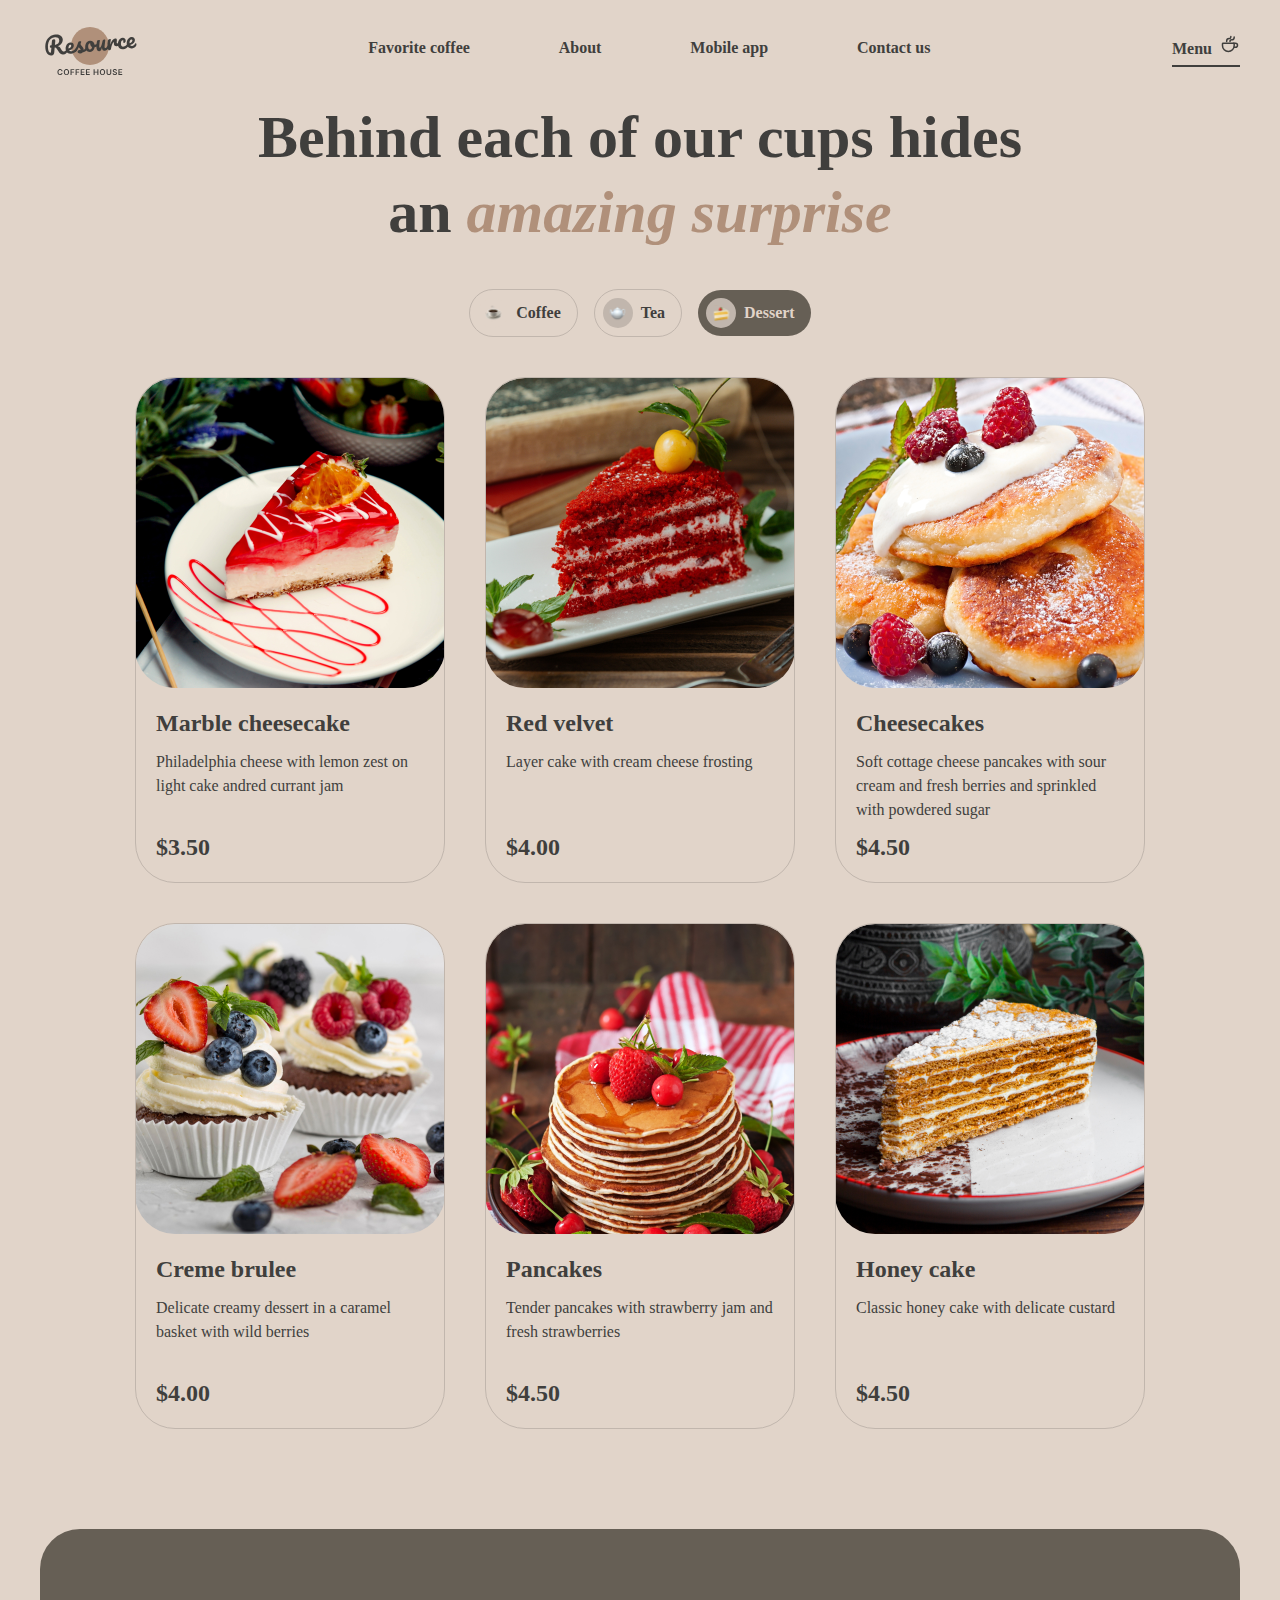
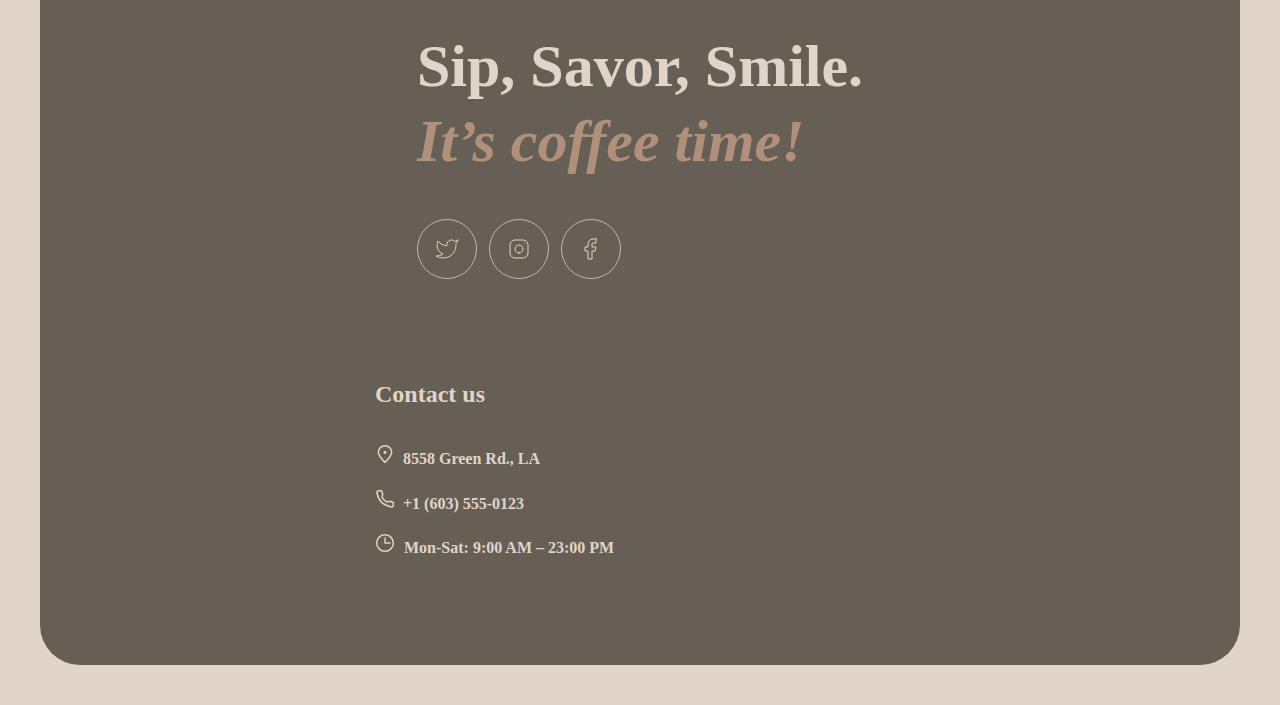
<file: desserts.html>
<!DOCTYPE html>
<html lang="en">
<head>
    <meta charset="UTF-8">
    <meta name="viewport" content="width=device-width, initial-scale=1.0">
    <title>Menu</title>
    <link rel="stylesheet" href="style.css">
</head>
<body>
    <div class="wrapper">
        <header>
            <div class="container">
                <div class="logo">
                    <a href="index.html">
                    <img src="img/logo.svg" alt="logo"></a>
                </div>

                <div class="burger-icon">
                    <img src="img/button-icon-burger.svg" alt="burger-icon">
                </div>
                <div class="burger-close">
                        <img src="img/burger-close.svg" alt="burger-close">
                    </div>
                <div class="nav">
                    <div class="nav-menu">
                        <ul class="nav-list">
                            <li class="nav-item"><a href="index.html#favorite" class="nav-link">Favorite coffee</a></li>
                            <li class="nav-item"><a href="index.html#about" class="nav-link">About</a></li>
                            <li class="nav-item"><a href="index.html#mobile" class="nav-link">Mobile app</a></li>
                            <li class="nav-item"><a href="#contact" class="nav-link">Contact us</a></li>
                        </ul>
                    </div>
                                       
                    <div class="menu open">
                        <a href="">Menu<img src="img/coffee-cup.svg" alt="coffee-cup"></a>
                    </div>
                </div>
            </div>
         </header>
         <main>
         <div class="container-menu">
            <h2 class="center">
                Behind each of our cups hides an <span>amazing surprise</span>
            </h2>
            <div class="buttons-menu">
                <div class="btn-nonactive">
                    <div class="circle-coffee">
                        <img src="img/coffee-menu.svg" alt="coffee-menu">
                    </div>
                    <div class="page-wait">
                        <a href="menu.html">
                        Coffee</a>
                    </div>
                </div>
                <div class="btn-nonactive">
                    <div class="circle-wait">
                        <img src="img/tea-menu.svg" alt="tea-menu">
                    </div>
                    <div class="page-wait">
                        <a href="tea.html">
                        Tea</a>
                    </div>
                </div>
                <div class="btn-active">
                    <div class="circle-wait">
                        <img src="img/dessert-menu.svg" alt="dessert-menu">
                    </div>
                    <div class="page-open">
                        Dessert
                    </div>
                </div>
            </div>
         </div>
         <section class="menu-galery">
            <div class="menu-box" id="irish">
                <div class="scale-box">
                    <div class="scale">
                        <img src="img/dessert-1.png" alt="desert-foto">
                    </div>
                </div>
                <div class="menu-description">
                    <h3 class="menu-name">
                        Marble cheesecake
                    </h3>
                    <div class="menu-text">
                        Philadelphia cheese with lemon zest on light cake andred currant jam
                    </div>
                    <div class="menu-pric">
                        $3.50
                    </div>
                </div>
            </div>
            <div class="menu-box" id="kahlua">
                <div class="scale-box">
                    <div class="scale">
                        <img src="img/dessert-2.png" alt="desert-foto">
                    </div>
                </div>
                <div class="menu-description">
                    <h3 class="menu-name">
                        Red velvet
                    </h3>
                    <div class="menu-text">
                        Layer cake with cream cheese frosting
                    </div>
                    <div class="menu-pric">
                        $4.00
                    </div>
                </div>
            </div>
            <div class="menu-box" id="honey">
                <div class="scale-box">
                    <div class="scale">
                        <img src="img/dessert-3.png" alt="desert-foto">
                    </div>
                </div>
                <div class="menu-description">
                    <h3 class="menu-name">
                        Cheesecakes
                    </h3>
                    <div class="menu-text">
                        Soft cottage cheese pancakes with sour cream and fresh berries and sprinkled with powdered sugar
                    </div>
                    <div class="menu-pric">
                        $4.50
                    </div>
                </div>
            </div>
            <div class="menu-box" id="cappuccino">
                <div class="scale-box">
                    <div class="scale">
                        <img src="img/dessert-4.png" alt="desert-foto">
                    </div>
                </div>
                <div class="menu-description">
                    <h3 class="menu-name">
                        Creme brulee
                    </h3>
                    <div class="menu-text">
                        Delicate creamy dessert in a caramel basket with wild berries 
                    </div>
                    <div class="menu-pric">
                        $4.00
                    </div>
                </div>
            </div>
            <div class="menu-box" id="espresso">
                <div class="scale-box">
                    <div class="scale">
                        <img src="img/dessert-5.png" alt="desert-foto">
                    </div>
                </div>
                <div class="menu-description">
                    <h3 class="menu-name">
                        Pancakes
                    </h3>
                    <div class="menu-text">
                        Tender pancakes with strawberry jam and fresh strawberries
                    </div>
                    <div class="menu-pric">
                        $4.50
                    </div>
                </div>
            </div>
            <div class="menu-box" id="latte">
                <div class="scale-box">
                    <div class="scale">
                        <img src="img/dessert-6.png" alt="desert-foto">
                    </div>
                </div>
                <div class="menu-description">
                    <h3 class="menu-name">
                        Honey cake
                    </h3>
                    <div class="menu-text">
                        Classic honey cake with delicate custard
                    </div>
                    <div class="menu-pric">
                        $4.50
                    </div>
                </div>
            </div>
            <div class="menu-box" id="macchiato">
                <div class="scale-box">
                    <div class="scale">
                        <img src="img/dessert-7.png" alt="desert-foto">
                    </div>
                </div>
                <div class="menu-description">
                    <h3 class="menu-name">
                        Chocolate cake
                    </h3>
                    <div class="menu-text">
                        Cake with hot chocolate filling and nuts with dried apricots
                    </div>
                    <div class="menu-pric">
                        $5.50
                    </div>
                </div>
            </div>   
            <div class="menu-box" id="cognac">
                <div class="scale-box">
                    <div class="scale">
                        <img src="img/dessert-8.png" alt="desert-foto">
                    </div>
                </div>
                <div class="menu-description">
                    <h3 class="menu-n">
                        Black forest
                    </h3>
                    <div class="menu-text">
                        A combination of thin sponge cake with cherry jam and light chocolate mousse
                    </div>
                    <div class="menu-pric">
                        $6.50
                    </div>
                </div>
            </div>  
            <div class="btn-coffee-dark">
                <img src="img/button-coffee-dark.svg" alt="icon-dark">
            </div>
         </section>
        </main>
         <footer id="contact">
            <div class="messengers">
                <div class="text-footer">
                    <h2 class="light"> Sip, Savor, Smile. <br>
                    <span>It’s coffee time!</span></h2>
                </div>
                <div class="socials">
                    <img src="img/button-twitter.svg" alt="twitter">
                    <img src="img/button-instagram.svg" alt="instagram">
                    <img src="img/button-facebook.svg" alt="facebook">
                </div>
            </div>
            <div class="contacts">
                <h3>Contact us</h3>
                <div class="place"><a href="https://www.google.com/maps" target="_blank">
                    <img src="img/pin-alt.svg" alt="pin-alt">8558 Green Rd.,  LA</a></div>
                <div class="phone"><a href="tel:+16035550123">
                    <img src="img/phone.svg" alt="phone">+1 (603) 555-0123</a></div>
                
                <div class="clock"><img src="img/clock.svg" alt="clock">
                    Mon-Sat: 9:00 AM – 23:00 PM</div>

            </div>
         </footer>
         <div class="coffee-pop-up hidden">
            <div class="coffee-order-card">
                <div class="foto-card">
                    <img src="img/dessert-1.png" alt="desert-foto">
                </div>
                <div class="order-menu">
                    <div class="title-menu">
                        <h3 class="menu-name">Marble cheesecake</h3>
                        <h4>Philadelphia cheese with lemon zest on a light sponge cake and red currant jam</h4>
                    </div>
                    <div class="size-menu">
                        <h4> Size</h4>
                        <div class="tabs-menu">
                            <div class="btn-active">
                                <div class="circle-coffee">
                                    <img src="img/small-size.svg" alt="small-size">
                                </div>
                                <div class="page-open">
                                    50 g
                                </div>
                            </div>
                            <div class="btn-nonactive">
                                <div class="circle-wait">
                                    <img src="img/medium-size.svg" alt="medium-size">
                                </div>
                                <div class="page-wait">
                                    100 g
                                </div>
                            </div>
                            <div class="btn-nonactive">
                                <div class="circle-wait">
                                    <img src="img/large-size.svg" alt="large-size">
                                </div>
                                <div class="page-wait">
                                    200 g
                                </div>
                            </div>
                        </div>
                    </div>
                    <div class="size-menu">
                        <h4> Additives</h4>
                        <div class="tabs-menu">
                            <div class="btn-nonactive">
                                <div class="circle-wait">
                                    <img src="img/one.svg" alt="sugar">
                                </div>
                                <div class="page-wait">
                                    Berries
                                </div>
                            </div>
                            <div class="btn-nonactive">
                                <div class="circle-wait">
                                    <img src="img/two.svg" alt="cinnamon">
                                </div>
                                <div class="page-wait">
                                    Nuts
                                </div>
                            </div>
                            <div class="btn-nonactive">
                                <div class="circle-wait">
                                    <img src="img/three.svg" alt="syrup">
                                </div>
                                <div class="page-wait">
                                   Jam
                                </div>
                            </div>
                        </div>
                    </div>
                    <div class="total">
                        <h3 class="menu-name">Total:</h3>
                        <h3>$3.50</h3>
                    </div>
                    <div class="alert">
                        <img src="img/info-empty.svg" alt="info-sign">
                        <h5>The cost is not final. Download our mobile app to see the final price and place your order. Earn loyalty points and enjoy your favorite coffee with up to 20% discount.</h5>
                    </div>
                    <div class="btn-secondary">
                        <h4>Close</h4>
                    </div>
                </div>
            </div>
        </div>
    </div>
    <script src="./main.js"></script> 
</body>
</html>
</file>
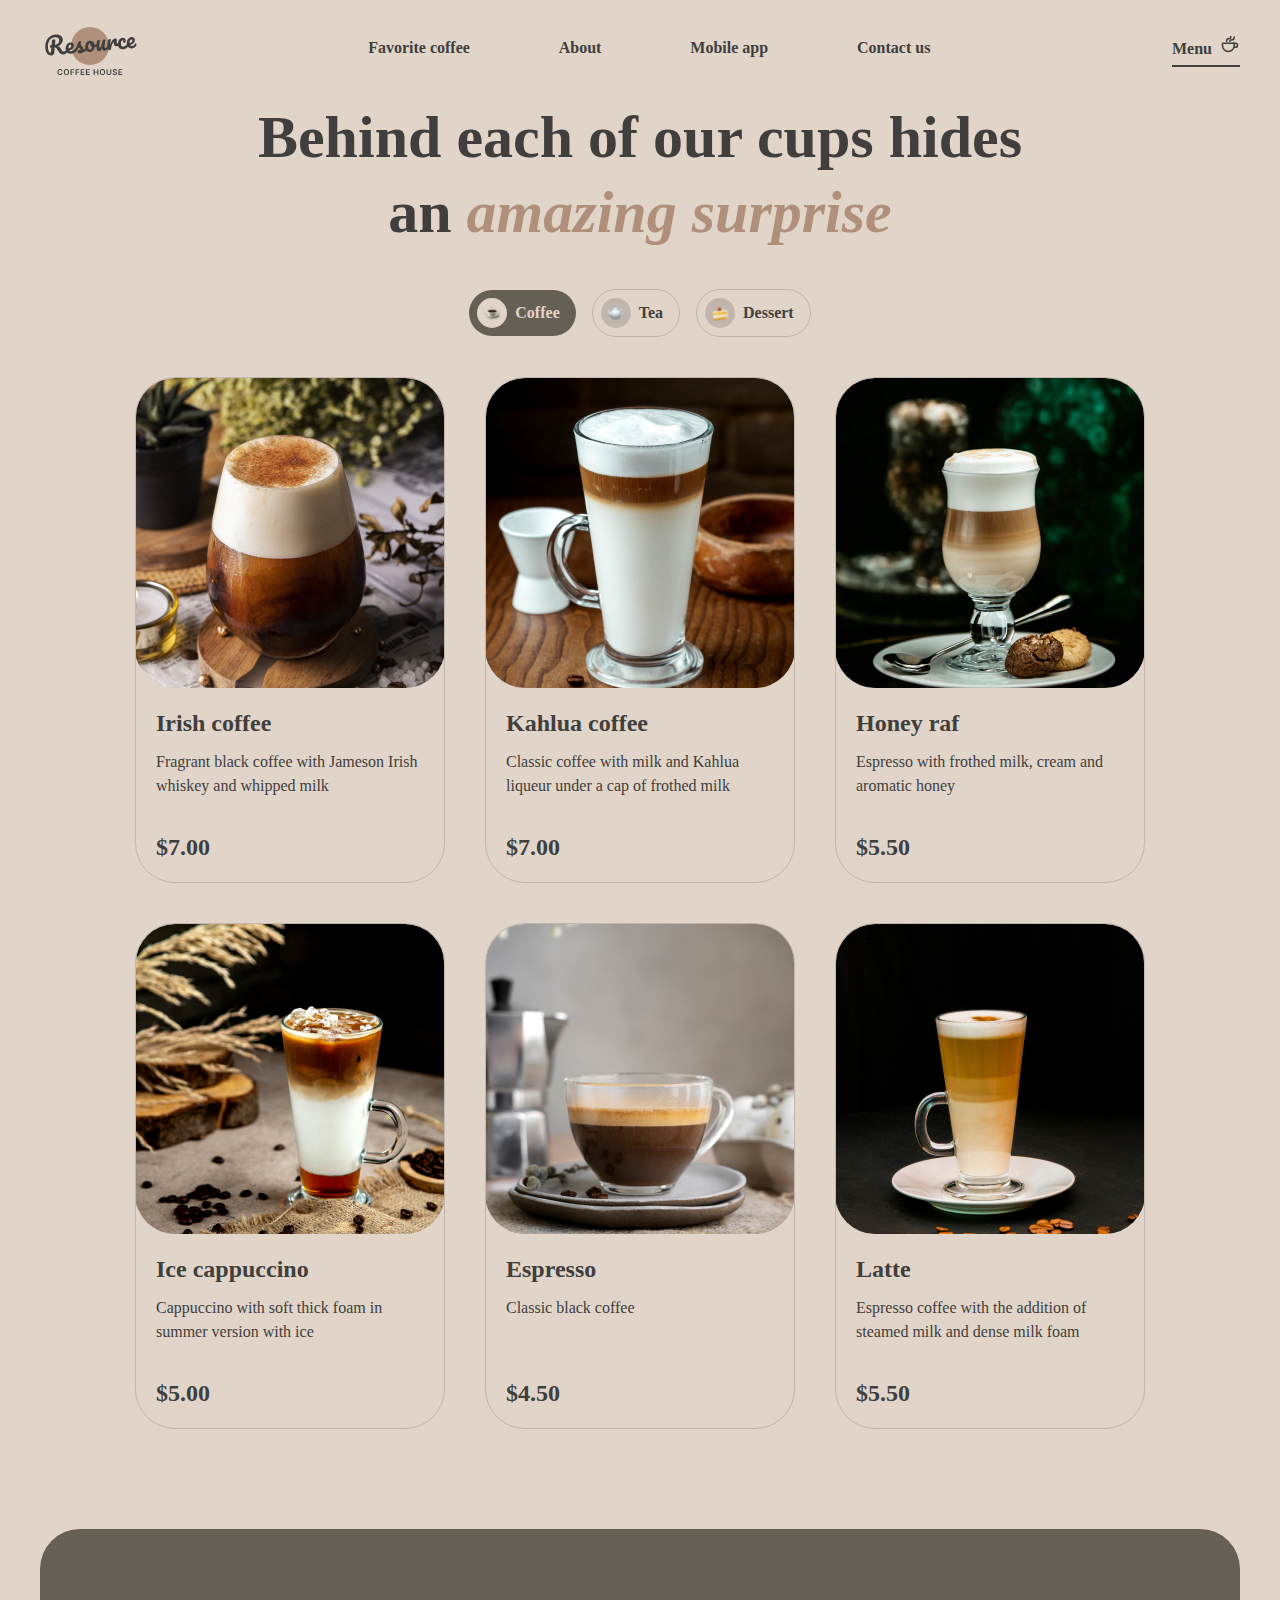
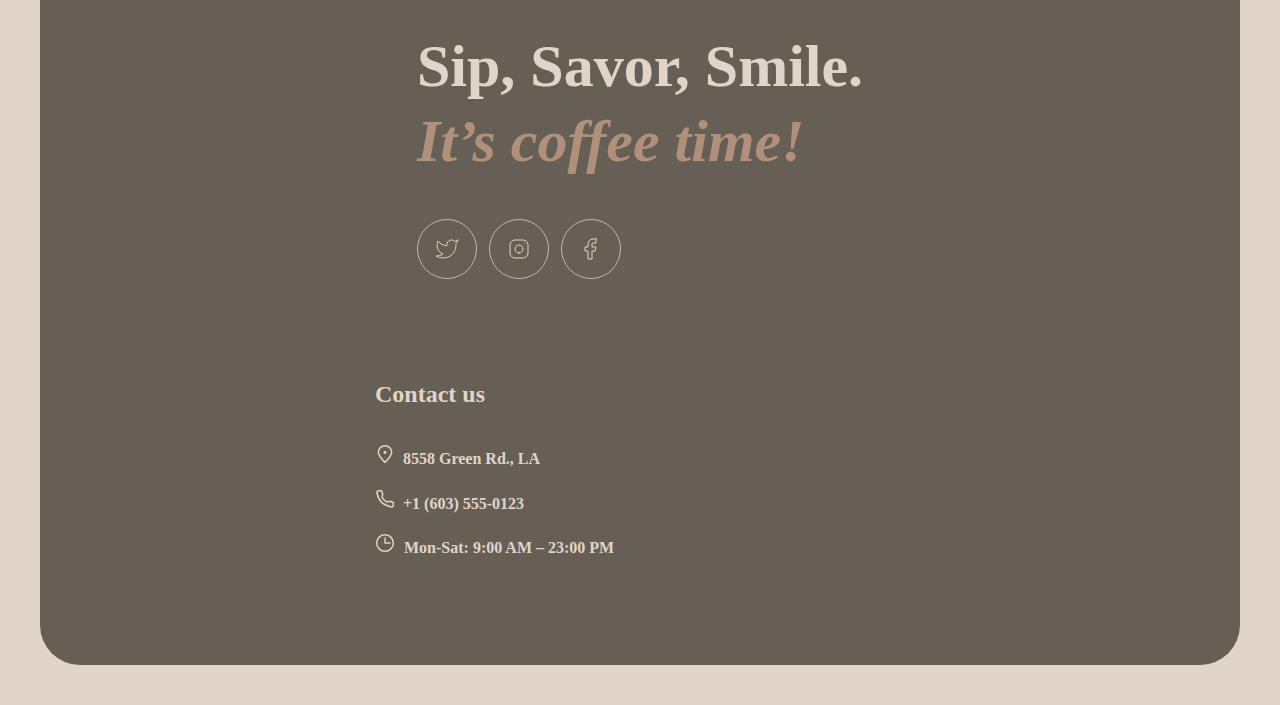
<file: menu.html>
<!DOCTYPE html>
<html lang="en">
<head>
    <meta charset="UTF-8">
    <meta name="viewport" content="width=device-width, initial-scale=1.0">
    <title>Menu</title>
    <link rel="stylesheet" href="style.css">
</head>
<body>
    <div class="wrapper">
        <header>
            <div class="container">
                <div class="logo">
                    <a href="index.html">
                    <img src="img/logo.svg" alt="logo"></a>
                </div>

                <div class="burger-icon">
                    <img src="img/button-icon-burger.svg" alt="burger-icon">
                </div>
                <div class="burger-close">
                        <img src="img/burger-close.svg" alt="burger-close">
                    </div>
                <div class="nav">
                    <div class="nav-menu">
                        <ul class="nav-list">
                            <li class="nav-item"><a href="index.html#favorite" class="nav-link">Favorite coffee</a></li>
                            <li class="nav-item"><a href="index.html#about" class="nav-link">About</a></li>
                            <li class="nav-item"><a href="index.html#mobile" class="nav-link">Mobile app</a></li>
                            <li class="nav-item"><a href="#contact" class="nav-link">Contact us</a></li>
                        </ul>
                    </div>
                                       
                    <div class="menu open">
                        <a href="">Menu<img src="img/coffee-cup.svg" alt="coffee-cup"></a>
                    </div>
                </div>
            </div>
         </header>
         <main>
         <div class="container-menu">
            <h2 class="center">
                Behind each of our cups hides an <span>amazing surprise</span>
            </h2>
            <div class="buttons-menu">
                <div class="btn-active">
                    <div class="circle-coffee">
                        <img src="img/coffee-menu.svg" alt="coffee-menu">
                    </div>
                    <div class="page-open">
                        Coffee
                    </div>
                </div>
                <div class="btn-nonactive">
                    <div class="circle-wait">
                        <img src="img/tea-menu.svg" alt="tea-menu">
                    </div>
                    <div class="page-wait">
                        <a href="tea.html">
                        Tea</a>
                    </div>
                </div>
                <div class="btn-nonactive">
                    <div class="circle-wait">
                        <img src="img/dessert-menu.svg" alt="dessert-menu">
                    </div>
                    <div class="page-wait">
                        <a href="desserts.html">
                        Dessert</a>
                    </div>
                </div>
            </div>
         </div>
         <section class="menu-galery">
            <div class="menu-box" id="irish">
                <div class="scale-box">
                    <div class="scale">
                        <img src="img/coffee-1.png" alt="coffee-foto">
                    </div>
                </div>
                <div class="menu-description">
                    <h3 class="menu-name">
                        Irish coffee
                    </h3>
                    <div class="menu-text">
                        Fragrant black coffee with Jameson Irish whiskey and whipped milk
                    </div>
                    <div class="menu-pric">
                        $7.00
                    </div>
                </div>
            </div>
            <div class="menu-box" id="kahlua">
                <div class="scale-box">
                    <div class="scale">
                        <img src="img/coffee-2.png" alt="coffee-foto">
                    </div>
                </div>
                <div class="menu-description">
                    <h3 class="menu-name">
                        Kahlua coffee
                    </h3>
                    <div class="menu-text">
                        Classic coffee with milk and Kahlua liqueur under a cap of frothed milk
                    </div>
                    <div class="menu-pric">
                        $7.00
                    </div>
                </div>
            </div>
            <div class="menu-box" id="honey">
                <div class="scale-box">
                    <div class="scale">
                        <img src="img/coffee-3.png" alt="coffee-foto">
                    </div>
                </div>
                <div class="menu-description">
                    <h3 class="menu-name">
                        Honey raf
                    </h3>
                    <div class="menu-text">
                        Espresso with frothed milk, cream and aromatic honey
                    </div>
                    <div class="menu-pric">
                        $5.50
                    </div>
                </div>
            </div>
            <div class="menu-box" id="cappuccino">
                <div class="scale-box">
                    <div class="scale">
                        <img src="img/coffee-4.png" alt="coffee-foto">
                    </div>
                </div>
                <div class="menu-description">
                    <h3 class="menu-name">
                        Ice cappuccino
                    </h3>
                    <div class="menu-text">
                        Cappuccino with soft thick foam in summer version with ice</div>
                    <div class="menu-pric">
                        $5.00
                    </div>
                </div>
            </div>
            <div class="menu-box" id="espresso">
                <div class="scale-box">
                    <div class="scale">
                        <img src="img/coffee-5.png" alt="coffee-foto">
                    </div>
                </div>
                <div class="menu-description">
                    <h3 class="menu-name">
                        Espresso
                    </h3>
                    <div class="menu-text">
                        Classic black coffee
                    </div>
                    <div class="menu-pric">
                        $4.50
                    </div>
                </div>
            </div>
            <div class="menu-box" id="latte">
                <div class="scale-box">
                    <div class="scale">
                        <img src="img/coffee-6.png" alt="coffee-foto">
                    </div>
                </div>
                <div class="menu-description">
                    <h3 class="menu-name">
                        Latte
                    </h3>
                    <div class="menu-text">
                        Espresso coffee with the addition of steamed milk and dense milk foam
                    </div>
                    <div class="menu-pric">
                        $5.50
                    </div>
                </div>
            </div>
            <div class="menu-box" id="macchiato">
                <div class="scale-box">
                    <div class="scale">
                        <img src="img/coffee-7.png" alt="coffee-foto">
                    </div>
                </div>
                <div class="menu-description">
                    <h3 class="menu-name">
                        Latte macchiato
                    </h3>
                    <div class="menu-text">
                        Espresso with frothed milk and chocolate
                    </div>
                    <div class="menu-pric">
                        $5.50
                    </div>
                </div>
            </div>   
            <div class="menu-box" id="cognac">
                <div class="scale-box">
                    <div class="scale">
                        <img src="img/coffee-8.png" alt="coffee-foto">
                    </div>
                </div>
                <div class="menu-description">
                    <h3 class="menu-n">
                        Coffee with cognac
                    </h3>
                    <div class="menu-text">
                        Fragrant black coffee with cognac and whipped cream
                    </div>
                    <div class="menu-pric">
                        $6.50
                    </div>
                </div>
            </div>  
            <div class="btn-coffee-dark">
                <img src="img/button-coffee-dark.svg" alt="icon-dark">
            </div>
         </section>
        </main>
         <footer id="contact">
            <div class="messengers">
                <div class="text-footer">
                    <h2 class="light"> Sip, Savor, Smile. <br>
                    <span>It’s coffee time!</span></h2>
                </div>
                <div class="socials">
                    <img src="img/button-twitter.svg" alt="twitter">
                    <img src="img/button-instagram.svg" alt="instagram">
                    <img src="img/button-facebook.svg" alt="facebook">
                </div>
            </div>
            <div class="contacts">
                <h3>Contact us</h3>
                <div class="place"><a href="https://www.google.com/maps" target="_blank">
                    <img src="img/pin-alt.svg" alt="pin-alt">8558 Green Rd.,  LA</a></div>
                <div class="phone"><a href="tel:+16035550123">
                    <img src="img/phone.svg" alt="phone">+1 (603) 555-0123</a></div>
                
                <div class="clock"><img src="img/clock.svg" alt="clock">
                    Mon-Sat: 9:00 AM – 23:00 PM</div>

            </div>
         </footer>
         <div class="coffee-pop-up hidden">
            <div class="coffee-order-card">
                <div class="foto-card">
                    <img src="img/coffee-1.png" alt="coffee-foto">
                </div>
                <div class="order-menu">
                    <div class="title-menu">
                        <h3 class="menu-name">Irish coffee</h3>
                        <h4>Fragrant black coffee with Jameson Irish whiskey and whipped milk</h4>
                    </div>
                    <div class="size-menu">
                        <h4> Size</h4>
                        <div class="tabs-menu">
                            <div class="btn-active">
                                <div class="circle-coffee">
                                    <img src="img/small-size.svg" alt="small-size">
                                </div>
                                <div class="page-open">
                                    200 ml
                                </div>
                            </div>
                            <div class="btn-nonactive">
                                <div class="circle-wait">
                                    <img src="img/medium-size.svg" alt="medium-size">
                                </div>
                                <div class="page-wait">
                                    300 ml
                                </div>
                            </div>
                            <div class="btn-nonactive">
                                <div class="circle-wait">
                                    <img src="img/large-size.svg" alt="large-size">
                                </div>
                                <div class="page-wait">
                                    400 ml
                                </div>
                            </div>
                        </div>
                    </div>
                    <div class="size-menu">
                        <h4> Additives</h4>
                        <div class="tabs-menu">
                            <div class="btn-nonactive">
                                <div class="circle-wait">
                                    <img src="img/one.svg" alt="sugar">
                                </div>
                                <div class="page-wait">
                                    Sugar
                                </div>
                            </div>
                            <div class="btn-nonactive">
                                <div class="circle-wait">
                                    <img src="img/two.svg" alt="cinnamon">
                                </div>
                                <div class="page-wait">
                                    Cinnamon
                                </div>
                            </div>
                            <div class="btn-nonactive">
                                <div class="circle-wait">
                                    <img src="img/three.svg" alt="syrup">
                                </div>
                                <div class="page-wait">
                                   Syrup
                                </div>
                            </div>
                        </div>
                    </div>
                    <div class="total">
                        <h3 class="menu-name">Total:</h3>
                        <h3>$7.00</h3>
                    </div>
                    <div class="alert">
                        <img src="img/info-empty.svg" alt="info-sign">
                        <h5>The cost is not final. Download our mobile app to see the final price and place your order. Earn loyalty points and enjoy your favorite coffee with up to 20% discount.</h5>
                    </div>
                    <div class="btn-secondary">
                        <h4>Close</h4>
                    </div>
                </div>
            </div>
        </div>
    </div>
    <script src="./main.js"></script> 
</body>
</html>
</file>
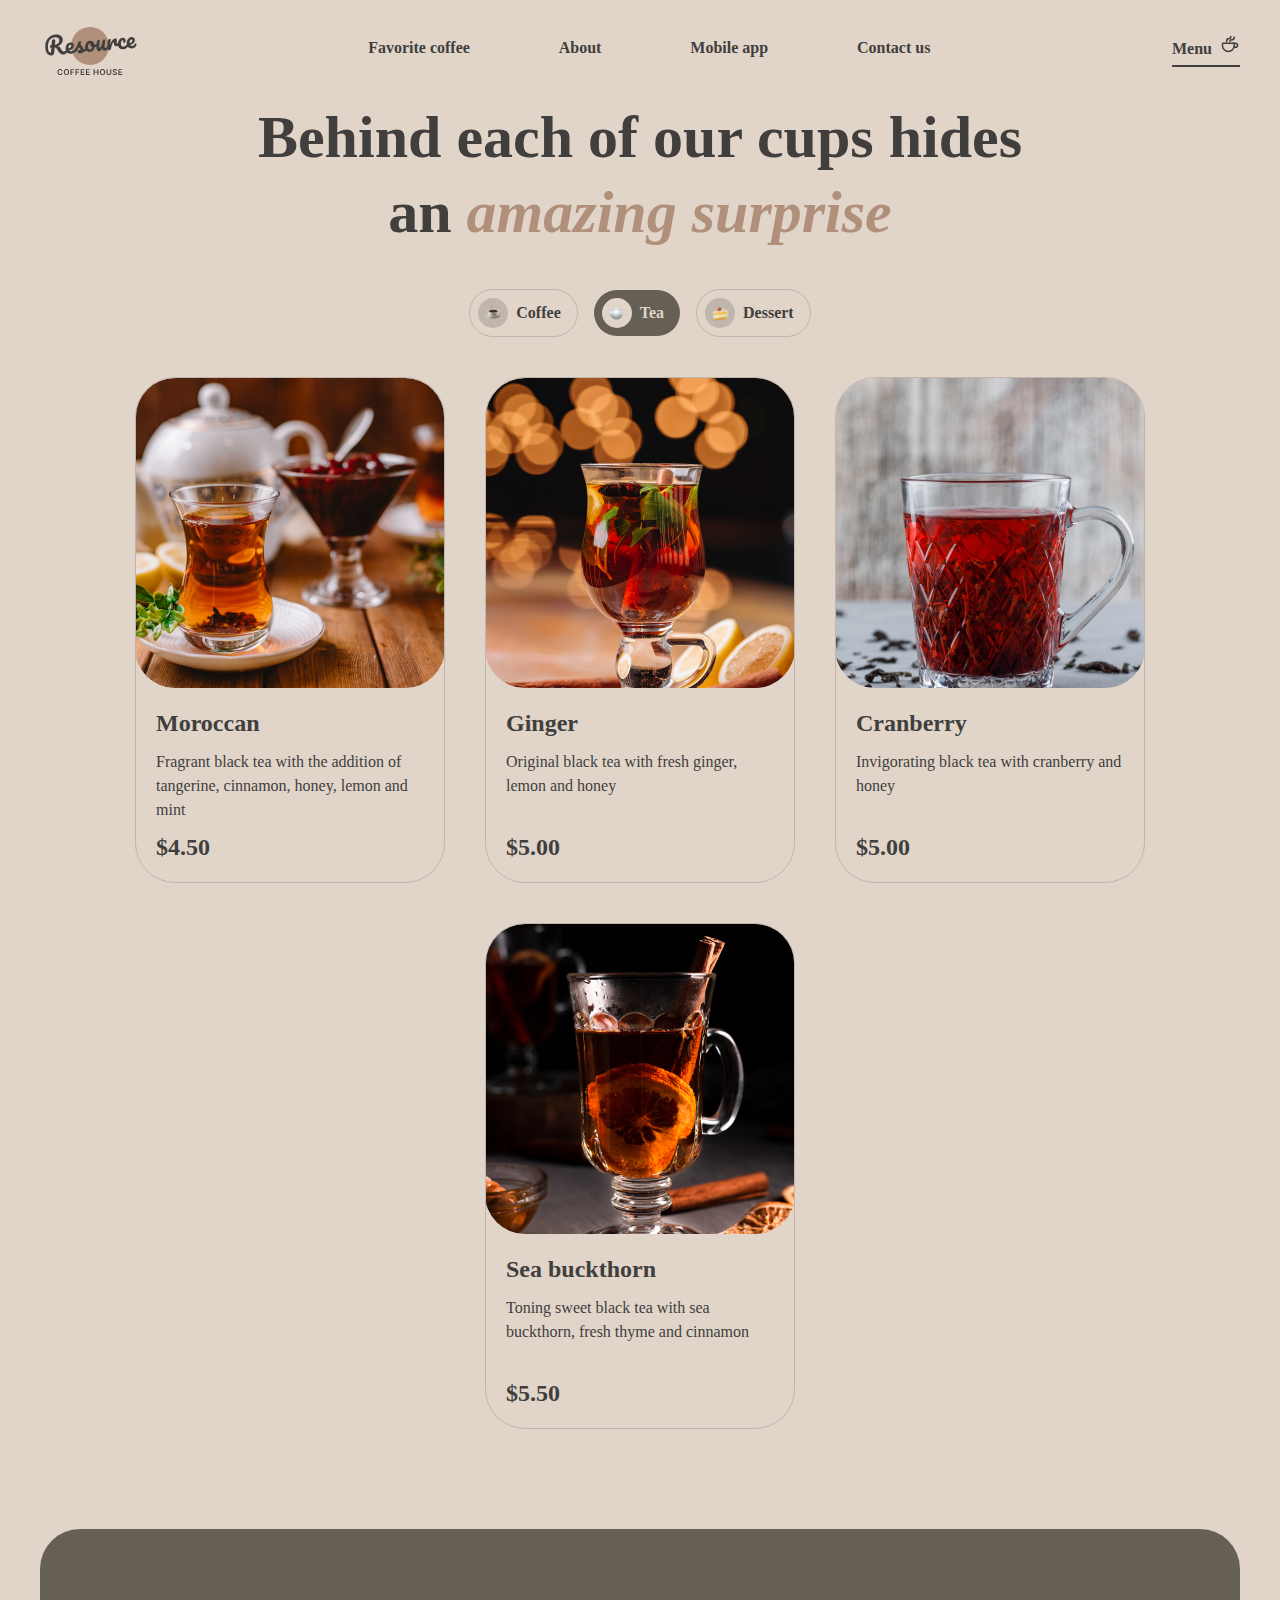
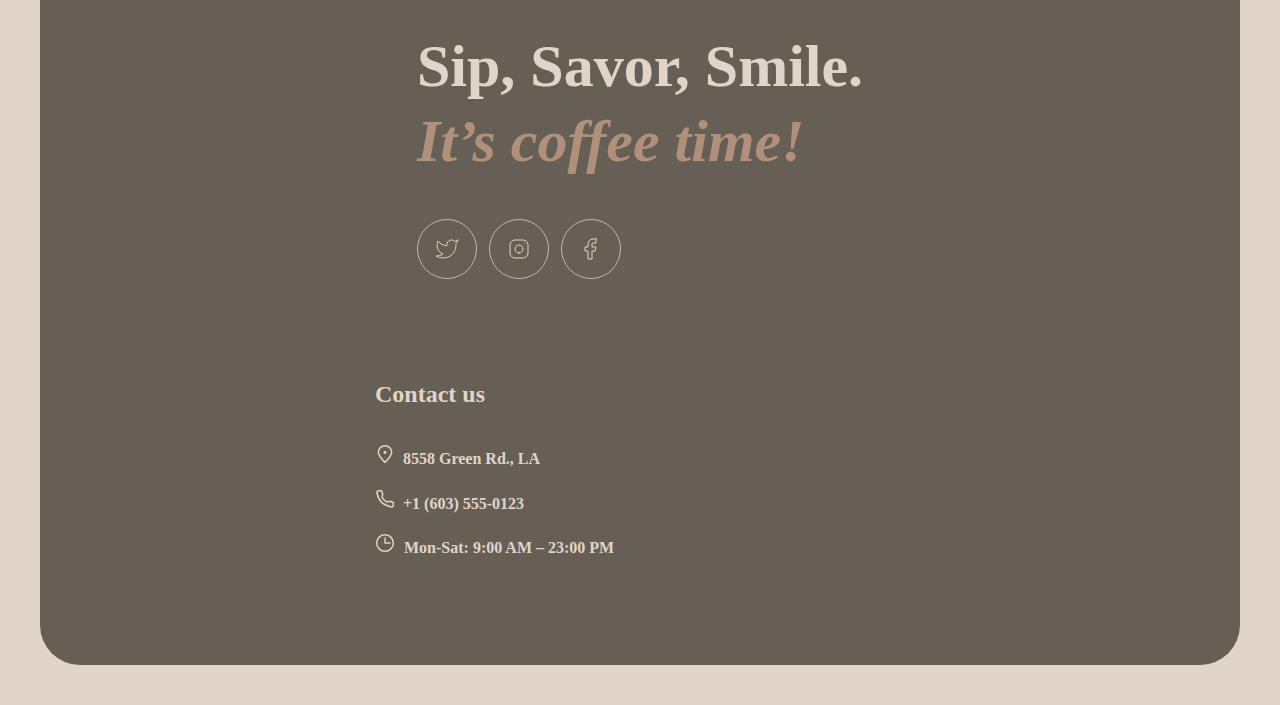
<file: tea.html>
<!DOCTYPE html>
<html lang="en">
<head>
    <meta charset="UTF-8">
    <meta name="viewport" content="width=device-width, initial-scale=1.0">
    <title>Menu</title>
    <link rel="stylesheet" href="style.css">
</head>
<body>
    <div class="wrapper">
        <header>
            <div class="container">
                <div class="logo">
                    <a href="index.html">
                    <img src="img/logo.svg" alt="logo"></a>
                </div>

                <div class="burger-icon">
                    <img src="img/button-icon-burger.svg" alt="burger-icon">
                </div>
                <div class="burger-close">
                        <img src="img/burger-close.svg" alt="burger-close">
                    </div>
                <div class="nav">
                    <div class="nav-menu">
                        <ul class="nav-list">
                            <li class="nav-item"><a href="index.html#favorite" class="nav-link">Favorite coffee</a></li>
                            <li class="nav-item"><a href="index.html#about" class="nav-link">About</a></li>
                            <li class="nav-item"><a href="index.html#mobile" class="nav-link">Mobile app</a></li>
                            <li class="nav-item"><a href="#contact" class="nav-link">Contact us</a></li>
                        </ul>
                    </div>
                                       
                    <div class="menu open">
                        <a href="">Menu<img src="img/coffee-cup.svg" alt="coffee-cup"></a>
                    </div>
                </div>
            </div>
         </header>
         <main>
         <div class="container-menu">
            <h2 class="center">
                Behind each of our cups hides an <span>amazing surprise</span>
            </h2>
            <div class="buttons-menu">
                <div class="btn-nonactive">
                    <div class="circle-wait">
                        <img src="img/coffee-menu.svg" alt="coffee-menu">
                    </div>
                    <div class="page-wait">
                        <a href="menu.html">
                        Coffee</a>
                    </div>
                </div>
                <div class="btn-active">
                    <div class="circle-coffee">
                        <img src="img/tea-menu.svg" alt="tea-menu">
                    </div>
                    <div class="page-open">
                        Tea
                    </div>
                </div>
                <div class="btn-nonactive">
                    <div class="circle-wait">
                        <img src="img/dessert-menu.svg" alt="dessert-menu">
                    </div>
                    <div class="page-wait">
                        <a href="desserts.html">
                        Dessert</a>
                    </div>
                </div>
            </div>
         </div>
         <section class="menu-galery">
            <div class="menu-box" id="moroccan">
                <div class="scale-box">
                    <div class="scale">
                        <img src="img/tea-1.png" alt="tea-foto">
                    </div>
                </div>
                <div class="menu-description">
                    <h3 class="menu-name">
                        Moroccan
                    </h3>
                    <div class="menu-text">
                        Fragrant black tea with the addition of tangerine, cinnamon, honey, lemon and mint
                    </div>
                    <div class="menu-pric">
                        $4.50
                    </div>
                </div>
            </div>
            <div class="menu-box" id="ginger">
                <div class="scale-box">
                    <div class="scale">
                        <img src="img/tea-2.png" alt="tea-foto">
                    </div>
                </div>
                <div class="menu-description">
                    <h3 class="menu-name">
                        Ginger
                    </h3>
                    <div class="menu-text">
                        Original black tea with fresh ginger, lemon and honey
                    </div>
                    <div class="menu-pric">
                        $5.00
                    </div>
                </div>
            </div>
            <div class="menu-box" id="cranberry">
                <div class="scale-box">
                    <div class="scale">
                        <img src="img/tea-3.png" alt="tea-foto">
                    </div>
                </div>
                <div class="menu-description">
                    <h3 class="menu-name">
                        Cranberry
                    </h3>
                    <div class="menu-text">
                        Invigorating black tea with cranberry and honey
                    </div>
                    <div class="menu-pric">
                        $5.00
                    </div>
                </div>
            </div>
            <div class="menu-box" id="sea">
                <div class="scale-box">
                    <div class="scale">
                        <img src="img/tea-4.png" alt="tea-foto">
                    </div>
                </div>
                <div class="menu-description">
                    <h3 class="menu-name">
                        Sea buckthorn
                    </h3>
                    <div class="menu-text">
                        Toning sweet black tea with sea buckthorn, fresh thyme and cinnamon</div>
                    <div class="menu-pric">
                        $5.50
                    </div>
                </div>
            </div>
          
        </section>
        </main>
         <footer id="contact">
            <div class="messengers">
                <div class="text-footer">
                    <h2 class="light"> Sip, Savor, Smile. <br>
                    <span>It’s coffee time!</span></h2>
                </div>
                <div class="socials">
                    <img src="img/button-twitter.svg" alt="twitter">
                    <img src="img/button-instagram.svg" alt="instagram">
                    <img src="img/button-facebook.svg" alt="facebook">
                </div>
            </div>
            <div class="contacts">
                <h3>Contact us</h3>
                <div class="place"><a href="https://www.google.com/maps" target="_blank">
                    <img src="img/pin-alt.svg" alt="pin-alt">8558 Green Rd.,  LA</a></div>
                <div class="phone"><a href="tel:+16035550123">
                    <img src="img/phone.svg" alt="phone">+1 (603) 555-0123</a></div>
                
                <div class="clock"><img src="img/clock.svg" alt="clock">
                    Mon-Sat: 9:00 AM – 23:00 PM</div>

            </div>
         </footer>
         <div class="coffee-pop-up hidden">
            <div class="coffee-order-card">
                <div class="foto-card">
                    <img src="img/tea-1.png" alt="tea-foto">
                </div>
                <div class="order-menu">
                    <div class="title-menu">
                        <h3 class="menu-name">Moroccan</h3>
                        <h4>Fragrant black tea with addition of tangerine, cinnamon, honey, lemon and mint</h4>
                    </div>
                    <div class="size-menu">
                        <h4> Size</h4>
                        <div class="tabs-menu">
                            <div class="btn-active">
                                <div class="circle-coffee">
                                    <img src="img/small-size.svg" alt="small-size">
                                </div>
                                <div class="page-open">
                                    200 ml
                                </div>
                            </div>
                            <div class="btn-nonactive">
                                <div class="circle-wait">
                                    <img src="img/medium-size.svg" alt="medium-size">
                                </div>
                                <div class="page-wait">
                                    300 ml
                                </div>
                            </div>
                            <div class="btn-nonactive">
                                <div class="circle-wait">
                                    <img src="img/large-size.svg" alt="large-size">
                                </div>
                                <div class="page-wait">
                                    400 ml
                                </div>
                            </div>
                        </div>
                    </div>
                    <div class="size-menu">
                        <h4> Additives</h4>
                        <div class="tabs-menu">
                            <div class="btn-nonactive">
                                <div class="circle-wait">
                                    <img src="img/one.svg" alt="sugar">
                                </div>
                                <div class="page-wait">
                                    Sugar
                                </div>
                            </div>
                            <div class="btn-nonactive">
                                <div class="circle-wait">
                                    <img src="img/two.svg" alt="cinnamon">
                                </div>
                                <div class="page-wait">
                                    Cinnamon
                                </div>
                            </div>
                            <div class="btn-nonactive">
                                <div class="circle-wait">
                                    <img src="img/three.svg" alt="syrup">
                                </div>
                                <div class="page-wait">
                                   Syrup
                                </div>
                            </div>
                        </div>
                    </div>
                    <div class="total">
                        <h3 class="menu-name">Total:</h3>
                        <h3>$4.50</h3>
                    </div>
                    <div class="alert">
                        <img src="img/info-empty.svg" alt="info-sign">
                        <h5>The cost is not final. Download our mobile app to see the final price and place your order. Earn loyalty points and enjoy your favorite coffee with up to 20% discount.</h5>
                    </div>
                    <div class="btn-secondary">
                        <h4>Close</h4>
                    </div>
                </div>
            </div>
        </div>
    </div>
    <script src="./main.js"></script> 
</body>
</html>
</file>
<file: style.css>
html {
    scroll-behavior: smooth;
}
*{
margin: 0;
padding: 0;
}
body {
    display: flex;
    margin: 0 auto;
    max-width: 1440px;
    background: var(--background-body, #E1D4C9);
}
.wrapper {
    width: 100%;
    margin: 0 40px;
}
section {
    margin-bottom: 100px;
}
.container {
    display: flex;
    justify-content: space-between;
    align-items: center;
    width: 100%;
    height: 40px;
    margin: 30px auto;
}
h1 {
    color: var(--text-light, #E1D4C9);
    font-feature-settings: 'clig' off, 'liga' off;
    font-family: 'Inter';
    font-size: 72px;
    font-style: normal;
    font-weight: 600;
    line-height: 105%;
  }
  h1 span {
    color: var(--text-accent, #B0907A);
    font-feature-settings: 'clig' off, 'liga' off;
    font-family: 'Inter';
    font-size: 72px;
    font-style: italic;
    font-weight: 600;
    line-height: 105%;
  }
  h2.center{
    color: var(--text-dark, #403F3D);
    text-align: center;
    font-feature-settings: 'clig' off, 'liga' off;
    font-family: 'Inter';
    font-size: 60px;
    font-style: normal;
    font-weight: 600;
    line-height: 125%; /* 75px */
    align-self: stretch;
  }
  h2.light {
    color: var(--Text-Light, #E1D4C9);
    font-feature-settings: 'clig' off, 'liga' off;
    font-family: 'Inter';
    font-size: 60px;
    font-style: normal;
    font-weight: 600;
    line-height: 125%; /* 75px */
  }
  h2 {
    color: var(--text-dark, #403F3D);
    font-feature-settings: 'clig' off, 'liga' off;
    font-family: 'Inter';
    font-size: 60px;
    font-style: normal;
    font-weight: 600;
    line-height: 125%; /* 75px */
    align-self: stretch;
  }
  h2 span {
    color: var(--text-accent, #B0907A);
    font-feature-settings: 'clig' off, 'liga' off;
    font-family: 'Inter';
    font-size: 60px;
    font-style: italic;
    font-weight: 600;
    line-height: 125%;
  }
  h3 {
    color: var(--text-dark, #403F3D);
    text-align: center;
    font-feature-settings: 'clig' off, 'liga' off;
    font-family: 'Inter';
    font-size: 24px;
    font-style: normal;
    font-weight: 600;
    line-height: 125%; /* 30px */
  }
  h3.menu-name {
    color: var(--text-dark, #403F3D);
    font-feature-settings: 'clig' off, 'liga' off;
    font-family: 'Inter';
    font-size: 24px;
    font-style: normal;
    font-weight: 600;
    line-height: 125%; /* 30px */
    text-align: left;
  }
  h4 {
    color: var(--text-dark, #403F3D);
    font-feature-settings: 'clig' off, 'liga' off;
    font-family: 'Inter';
    font-size: 16px;
    font-style: normal;
    font-weight: 600;
    line-height: 150%; /* 24px */
  }
  h5 {
    color: var(--text-dark, #403F3D);
    text-align: left;
    font-feature-settings: 'clig' off, 'liga' off;
    font-family: 'Inter';
    font-size: 10px;
    font-style: normal;
    font-weight: 600;
    line-height: 140%; /* 14px */
  }
/* Header */
.logo {
    padding-top: 5px;
}
.nav {
  display: flex;
  width: 92%;
}
.nav-menu {
  display: flex;
  justify-content: center;
  align-items: center;
  width: 100%;
}
.nav-list {
    display: flex;
    width: 39%;
    justify-content: space-around;
    list-style: none;
    gap: 40px;
}
.nav-list a { 
    font-family: 'Inter';
    font-size: 16px;
    font-style: normal;
    font-weight: 600;
    text-decoration: none; 
    color: var(--text-dark, #403F3D);
    cursor: default;
}
.nav-list a::after {
    content: "";
    left: 50%;
    display: block;
    background: none repeat scroll 0 0 transparent;
    width: 0;
    transition: width 0.3s ease 0s, center 0.3s ease 0s;
    border-bottom:  2px solid #403F3D;
    padding-bottom: 2px;
}
.nav-list a:hover::after {
    width: 100%;
    left: 0;
}
.menu {
  display: flex;
  justify-content: flex-end;
  align-items: center;
  height: 24px;
  width: 7%;
}
.menu img {
    padding-left: 8px;
}
.menu a {
    font-family: 'Inter';
    font-size: 16px;
    font-style: normal;
    font-weight: 600;
    text-decoration: none; 
    line-height: 150%;
    color: var(--text-dark, #403F3D);
    cursor: pointer;
}
.menu a::after {
    content: "";
    left: 50%;
    display: block;
    background: none repeat scroll 0 0 transparent;
    width: 0;
    transition: width 0.3s ease 0s, center 0.3s ease 0s;
    border-bottom:  2px solid #403F3D;
    padding-bottom: 2px;
}
.menu a:hover::after {
    width: 100%;
    left: 0;
}
.burger-icon {
  display: none;
}
.burger-close {
  display: none;
}


  /* section Enjoy */

  #enjoy {
    width: 100%;
    height: 644px;
    background-image: url("img/enjoy.jpg");
    border-radius: 40px;
  }
  .video-bg {
    position: relative;
    border-radius: 40px;
    display: flex;
    width: 100%;
  }
  .video-bg video {
    position: absolute;
    width: 100%;
    border-radius: 40px;
  }
  .offer {
    z-index: 10;
    padding: 100px;
    width: 530px;
  }
 .offer a{
  text-decoration: none;
 }
  .offer-text {
    color: var(--text-light, #E1D4C9);
    font-feature-settings: 'clig' off, 'liga' off;
    font-family: 'Inter';
    font-size: 16px;
    font-style: normal;
    font-weight: 400;
    line-height: 150%; /* 24px */
    margin-top: 40px;
    margin-bottom: 40px;
  }
  .button-menu {
    display: flex;
    width: 200px;
    padding: 20px 78px;
    justify-content: center;
    align-items: center;
    gap: 8px;
    border-radius: 100px;
    background: var(--background-body, #E1D4C9);
    cursor: pointer;
    border: none;
    color: var(--text-dark, #403F3D);
    text-align: center;
    font-feature-settings: 'clig' off, 'liga' off;
    font-family: 'Inter';
    font-size: 16px;
    font-style: normal;
    font-weight: 600;
    line-height: 150%; /* 24px */
  }
  .button-menu img {
    display: none;
  }
  

  /* section Favorite */

  .slider-container {
    display: flex;
    justify-content: space-between;
    align-items: center;
  }
  .slider-box {
    width: 480px;
    margin-top: 40px;
  }
  .slider-box img {
    width: 480px;
    height: 480px;
  }
  .slider-text {
    color: var(--text-dark, #403F3D);
    text-align: center;
    font-feature-settings: 'clig' off, 'liga' off;
    font-family: 'Inter';
    font-size: 16px;
    font-style: normal;
    font-weight: 400;
    line-height: 150%; /* 24px */
  }
  .slider-descrip {
    display: flex;
    flex-direction: column;
    align-items: center;
    gap: 16px;
    align-self: stretch;
    margin-top: 16px;
  }
  .slider-arrow-left, .slider-arrow-right {
    margin-top: 45px;
  }
  .controls {
    display: flex;
    justify-content: center;
    align-items: flex-start;
    gap: 12px;
    margin-top: 40px;
  }
  .control-item.main {
    width: 40px;
    height: 4px;
    border-radius: 100px;
    background: var(--border-dark, #665F55);
  }
  .control-item {
    width: 40px;
    height: 4px;
    border-radius: 100px;
    background: var(--Border-Light, #C1B6AD);
  }
  .carousel_wrapper {
      max-width: 480px;
      overflow: hidden;
  }
  .carousel {
      display: flex;
      justify-content: space-between;
      align-items: center;
      position: relative;
      left: 0;
      transition: 0.5s;
  }

  /* section About */
  .fotobox {
    display: flex;
    gap: 40px;
    margin-top: 40px;
  }
  .column-1, .column-2 {
    display: flex;
    flex-direction: column;
    gap: 40px;
  }
  .column-1 img, .column-2 img {
    width: 660px;
    border-radius: 20px;
  }
  .scale-foto1 {
    display: inline-block;
    width: 660px;
    height: 590px;
    border-radius: 20px;
    overflow: hidden;
 }
.scale-img1 {
  display: inline-block;
  overflow: hidden;
  width: 726px;
  height: 726px;
  margin: -68px -33px;
}
.scale-img1 img {
  transition: 1s;
  display: block;
  width: 726px;
  height: 726px;
  flex-shrink: 0;
}
.scale-img1 img:hover {
  transform: scale(0.91);
  border-radius: 20px;
}
.scale-foto2 {
  display: inline-block;
  width: 660px;
  height: 430px;
  border-radius: 20px;
  overflow: hidden; 
}
.scale-img2 {
  display: inline-block;
  overflow: hidden;
  width: 726px;
  height: 726px;
  margin: -148px -33px;
}
.scale-img2 img {
  transition: 1s;
  display: block;
  width: 726px;
  height: 726px;
  flex-shrink: 0;
}
.scale-img2 img:hover {
  transform: scale(0.91);
  border-radius: 20px;
}

 /* section Mobile */
 
 .container-mobile {
    display: flex;
    max-width: 1360px;
    justify-content: center;
    align-items: center;
    gap: 100px;
    flex: 1 0 0;
 }
 .offer-mobile {
    display: flex;
    flex-direction: column;
    align-items: flex-start;
    gap: 40px;
    flex: 1 0 0;
 }
 .text-mobile {
    color: var(--text-dark, #403F3D);
    font-family: 'Inter';
    font-size: 16px;
    font-style: normal;
    font-weight: 400;
    line-height: 150%; /* 24px */
}
.buttons {
    display: flex;
    align-items: flex-start;
    gap: 20px;
}
 .mobile-screens {
    width: 630px;
    height: 630px;
 }
 .btn-apple, .btn-google {
    display: flex;
    width: 158px;
    padding: 12px 20px;
    align-items: center;
    gap: 8px;
    border-radius: 100px;
    border: 1px solid var(--border-dark, #665F55);
    background: var(--background-body, #E1D4C9);
 }
 .text-ava {
    color: var(--text-dark, #403F3D);
    text-align: left;
    font-feature-settings: 'clig' off, 'liga' off;
    font-family: 'Inter';
    font-size: 10px;
    font-style: normal;
    font-weight: 600;
    line-height: 140%; /* 14px */
 }
 .text-ava span {
    color: var(--text-dark, #403F3D);
    font-feature-settings: 'clig' off, 'liga' off;
    font-family: 'Inter';
    font-size: 16px;
    font-style: normal;
    font-weight: 600;
    line-height: 150%; /* 24px */
 }

 /* Footer */

 footer {
    display: flex;
    max-width: 1360px;
    padding: 100px;
    justify-content: center;
    align-items: center;
    gap: 100px;
    align-self: stretch;
    border-radius: 40px;
    margin-bottom: 40px;
    background: var(--background-container, #665F55);
 }
 .text-footer {
    color: var(--text-light, #E1D4C9);
    font-feature-settings: 'clig' off, 'liga' off;
    font-family: 'Inter';
    font-size: 60px;
    font-style: normal;
    font-weight: 600;
    line-height: 125%; /* 75px */
 }
 .text-footer span {
    color: var(--text-accent, #B0907A);
    font-feature-settings: 'clig' off, 'liga' off;
    font-family: 'Inter';
    font-size: 60px;
    font-style: italic;
    font-weight: 600;
    line-height: 125%;
 }
 .messengers {
    display: flex;
    flex-direction: column;
    justify-content: center;
    align-items: flex-start;
    gap: 40px;
    flex: 1 0 0;
 }
 .socials {
    display: flex;
    align-items: center;
    gap: 12px;
}
.contacts {
    display: flex;
    width: 530px;
    height: 186px;
    flex-direction: column;
    justify-content: space-between;
    align-items: flex-start;
    gap: 16px;
}
.place a, .phone a, .clock {
    color: var(--text-light, #E1D4C9);
    font-feature-settings: 'clig' off, 'liga' off;
    font-family: 'Inter';
    font-size: 16px;
    font-style: normal;
    font-weight: 600;
    line-height: 150%; /* 24px */
    cursor: pointer;
    text-decoration: none;
}
.place img, .phone img {
    margin-right: 8px;
}
.clock {
  padding-bottom: 5px;
}
.clock img {
    margin-right: 5px;
}
.contacts h3{
    color: var(--text-light, #E1D4C9);
    font-feature-settings: 'clig' off, 'liga' off;
    font-family: 'Inter';
    font-size: 24px;
    font-style: normal;
    font-weight: 600;
    line-height: 125%; /* 30px */
    padding-bottom: 18px;
}

/* page MENU */

.container-menu {
    display: flex;
    width: 800px;
    justify-content: center;
    margin: 20px auto 40px;
    flex-direction: column;
}
.menu.open a{
    border-bottom: 2px solid #403F3D;
    padding-bottom: 2px;
    cursor: default;
}
.menu.open a::after{
    pointer-events: none;
    border-bottom: none;
}
.menu.open a:hover::after {
    pointer-events: none;
}
.buttons-menu {
    display: flex;
    justify-content: center;
    align-items: center;
    margin-top: 39px;
    gap: 16px;
}
.btn-active {
    display: flex;
    padding: 8px 16px 8px 8px;
    justify-content: center;
    align-items: center;
    gap: 8px;
    border-radius: 100px;
    background: var(--background-container, #665F55);
    border: none;
    cursor: default;
}
.circle-coffee {
    display: flex;
    width: 16px;
    height: 24px;
    padding: 3px 7px;
    justify-content: center;
    align-items: center;
    border-radius: 100px;
    background: var(--background-body, #E1D4C9);
}
.page-open {
    color: var(--text-light, #E1D4C9);
    font-feature-settings: 'clig' off, 'liga' off;
    font-family: 'Inter';
    font-size: 16px;
    font-style: normal;
    font-weight: 600;
    line-height: 150%; /* 24px */
}
.btn-nonactive {
    display: flex;
    padding: 8px 16px 8px 8px;
    justify-content: center;
    align-items: center;
    gap: 8px;
    border-radius: 100px;
    border: 1px solid var(--border-light, #C1B6AD);
    background-color: #E1D4C9;
    cursor: pointer;
}
.circle-wait {
    display: flex;
    width: 16px;
    height: 24px;
    padding: 3px 7px;
    justify-content: center;
    align-items: center;
    border-radius: 100px;
    background: var(--border-light, #C1B6AD);
}
.page-wait, .page-wait a {
    color: var(--text-dark, #403F3D);
    font-feature-settings: 'clig' off, 'liga' off;
    font-family: 'Inter';
    font-size: 16px;
    font-style: normal;
    font-weight: 600;
    line-height: 150%; /* 24px */
    text-decoration: none;
}
.menu-galery {
    display: flex;
    max-width: 1360px;
    justify-content: center;
    align-items: flex-start;
    align-content: flex-start;
    gap: 40px;
    flex-wrap: wrap;
}
.menu-box {
    width: 308px;
    height: 504px;
    display: flex;
    flex-direction: column;
    align-items: center;
    justify-content: space-between;
    border-radius: 40px;
    border: 1px solid var(--border-light, #C1B6AD);
    overflow: hidden;
    cursor: pointer;
}
.menu-description {
    display: flex;
    position: relative;
    padding: 5px 20px 20px;
    flex-direction: column;
    align-items: flex-start;
    flex: 1 0 0;
    align-self: stretch;
}
.menu-text {
    color: var(--text-dark, #403F3D);
    font-feature-settings: 'clig' off, 'liga' off;
    font-family: 'Inter';
    font-size: 16px;
    font-style: normal;
    font-weight: 400;
    line-height: 150%; /* 24px */
    margin-top: 12px;
}
.menu-pric {
    color: var(--text-dark, #403F3D);
    font-feature-settings: 'clig' off, 'liga' off;
    font-family: 'Inter';
    font-size: 24px;
    font-style: normal;
    font-weight: 600;
    line-height: 125%; /* 30px */
    position: absolute;
    bottom: 20px;
}
.scale-box {
    display: inline-block;
    width: 310px;
    height: 310px;
    border-radius: 40px;
    overflow: hidden;
    margin-bottom: 15px;
}
.scale {
    display: inline-block;
    overflow: hidden;
    width: 340px;
    height: 340px;
    margin: -15px;
}
.scale img {
    transition: 1s;
    display: block;
    width: 340px;
    height: 340px;
    flex-shrink: 0;
}
.scale img:hover {
    transform: scale(0.91);
    border-radius: 40px;
}
.btn-coffee-dark {
  display: none;
}

.hidden {
  visibility: hidden;
}

.coffee-pop-up {
  display: flex;
  justify-content: center;
  align-items: center;
  width: 100%;
  height: 100%;
  position: fixed;
  left: 0;
  top: 0;
  background-color: rgba(0, 0, 0, 0.55);
  z-index: 10;
 }
 .coffee-order-card {
  position: absolute;
  left: 320px;
  top: 198px;
  display: flex;
  width: 768px;
  height: 472px;
  padding: 16px;
  flex-direction: column;
  justify-content: center;
  align-items: flex-start;
  border-radius: 40px;
  background: var(--Background-Body, #E1D4C9);
 }
 .foto-card {
  position: relative;
  top: 0;
  left: 0;
 }
 .foto-card img {
  position: fixed;
  width: 310px;
  height: 310px;
  border-radius: 40px;
 }
 .order-menu {
  display: flex;
  position: relative;
  left: 310px;
  width: 438px;
  padding-left: 20px;
  flex-direction: column;
  align-items: flex-start;
  gap: 20px;
  flex: 1 0 0;
 }
 .title-menu {
  display: flex;
  flex-direction: column;
  justify-content: center;
  align-items: flex-start;
  gap: 12px;
  align-self: stretch;
 }
 .size-menu {
  display: flex;
 flex-direction: column;
 align-items: flex-start;
 gap: 8px;
 align-self: stretch;
 }
 .tabs-menu {
  display: flex;
align-items: flex-start;
align-content: flex-start;
gap: 8px;
align-self: stretch;
flex-wrap: wrap;
 }
 .total {
  display: flex;
align-items: flex-start;
gap: 20px;
align-self: stretch;
justify-content: space-between;
 }
 .alert {
  display: flex;
padding: 12px 0px;
align-items: flex-start;
gap: 8px;
align-self: stretch;
border: 1px solid var(--Border-Light, #C1B6AD);
 }
 .btn-secondary {
  display: flex;
padding: 10px 78px;
justify-content: center;
align-items: center;
gap: 8px;
align-self: stretch;
border-radius: 100px;
border: 1px solid var(--Border-Dark, #665F55);
 }

@media screen and (max-width: 1439px) {
  .scale-foto2 {
    display: none;
  }
  .scale-foto1 {
    width: 686px;
  }
  .fotobox {
    flex-direction: column;
    align-items: center;
  }
  #contact {
    flex-direction: column;
  }
  .nav-list {
    width: 60%;
  }
  .menu {
    width: 8%;
  }
  #cognac, #macchiato {
    display: none;
  }
  
}
 
@media screen and (max-width: 1200px) {
  .container-mobile {
    flex-direction: column;
  }
  #contact {
    padding: 100px 60px;
    align-items: flex-start;
  }
  .menu {
    width: 15%;
  }
  .nav-list {
    width: auto;
  }
  .container-menu {
    width: 688px;
  }
  .btn-coffee-dark {
    display: flex;
  }
}

@media screen and (max-width: 1089px){
  #latte, #espresso {
    display: none;
  }
}
  
@media screen and (max-width: 830px) {
  .offer {
    padding: 100px 60px;
  }
}
@media screen and (max-width: 768px) {
  .button-menu img {
    display: flex;
  }
  .burger-icon {
    display: flex;
  }
  .nav {
    display: flex;
    position: absolute;
    left: 0;
    top: -1px;
    width: 100%;
    transform: translateY(-100%);
    transition: 0.2s all;
  }
  .nav-list {
    display: flex;
    position: absolute;
    left: 0;
    top: 100px;
    height: 340px;
    padding: 60px 40px;
    flex-direction: column;
    align-items: center;
    gap: 56px;
    flex: 1 0 0;
    background: var(--Background-Body, #E1D4C9);
    transform: translateY(-150%);
    transition: 0.2s all;
  }
  .nav-list_active {
    transform: translateY(0);
    width: 86%;
  }
  .nav_active {
    transform: translateY(0);
  }
  .nav-list a {
    color: var(--Text-Dark, #403F3D);
    text-align: center;
    font-feature-settings: 'clig' off, 'liga' off;
    font-family: 'Inter';
    font-size: 32px;
    font-style: normal;
    font-weight: 600;
    line-height: 125%; /* 40px */
  }
  .menu {
    position: absolute;
    z-index: 10;
    top: 500px;
    left: 0;
    display: flex;
    justify-content: center;
    align-items: center;
    height: 40px;
    background: var(--Background-Body, #E1D4C9);
    padding-bottom: 550px;
    padding-top: 100px;
    padding-left: 40px;
    padding-right: 40px;
    transition: 0.2s all;
    transform: translateY(-205%);
  }
  .menu-active {
    transform: translateY(0);
    width: 86%;
  }
  .menu a {
    color: var(--Text-Dark, #403F3D);
    text-align: center;
    font-feature-settings: 'clig' off, 'liga' off;
    font-family: 'Inter';
    font-size: 32px;
    font-style: normal;
    font-weight: 600;
    line-height: 125%; /* 40px */
  }
  .menu img {
    padding-left: 16px;
    width: 40px;
  }
}

@media screen and (max-width: 760px) {
  .wrapper {
    margin: 0 16px;
}
h1 span{
  color: var(--Text-Accent, #B0907A);
  font-feature-settings: 'clig' off, 'liga' off;
  font-family: 'Inter';
  font-size: 42px;
  font-style: italic;
  font-weight: 600;
  line-height: 115%; /* 48.3px */
}
h1 {
  color: var(--Text-Light, #E1D4C9);
  font-feature-settings: 'clig' off, 'liga' off;
  font-family: 'Inter';
  font-size: 42px;
  font-style: normal;
  font-weight: 600;
  line-height: 115%;
}
 
h2 {
  color: var(--Text-Dark, #403F3D);
  font-feature-settings: 'clig' off, 'liga' off;
  font-family: 'Inter';
  font-size: 32px;
  font-style: normal;
  font-weight: 600;
  line-height: 125%; /* 40px */
}
h2.center {
  color: var(--Text-Dark, #403F3D);
  text-align: center;
  font-feature-settings: 'clig' off, 'liga' off;
  font-family: 'Inter';
  font-size: 32px;
  font-style: normal;
  font-weight: 600;
  line-height: 125%; /* 40px */
}
h2 span {
  color: var(--Text-Accent, #B0907A);
  font-feature-settings: 'clig' off, 'liga' off;
  font-family: 'Inter';
  font-size: 32px;
  font-style: italic;
  font-weight: 600;
  line-height: 125%;
}
h2.light {
  color: var(--Text-Light, #E1D4C9);
  font-feature-settings: 'clig' off, 'liga' off;
  font-family: 'Inter';
  font-size: 32px;
  font-style: normal;
  font-weight: 600;
  line-height: 125%; /* 40px */
}
.text-footer span {
  color: var(--Text-Accent, #B0907A);
  font-feature-settings: 'clig' off, 'liga' off;
  font-family: 'Inter';
  font-size: 32px;
  font-style: italic;
  font-weight: 600;
  line-height: 125%;
}
.slider-arrow-left, .slider-arrow-right {
  display: none;
}
.carousel_wrapper {
  max-width: 348px;
}
.slider-container {
  justify-content: center;
}
.scale-foto1 {
  width: 348px;
}
.scale-img1 {
  margin: -68px -189px;
}
.offer {
  width: 92%;
  padding: 60px 16px;
}
#enjoy {
  height: 550px;
}
.container-mobile {
  gap: 40px;
}
.buttons {
  flex-direction: column;
}
.mobile-screens {
  width: 348px;
  height: 348px;
}
.mobile-screens img {
  width: 348px;
  height: 348px;
}
.slider-box {
  width: 348px;
}
.slider-box img {
  width: 348px;
  height: 348px;
}
#contact {
  padding: 60px 16px;
  gap: 40px;
}
.contacts {
  width: 100%;
}
h2 br {
  display: none;
}
.container-menu {
  width: 100%;
}
.buttons-menu {
  gap: 8px;
}
}
</file>
